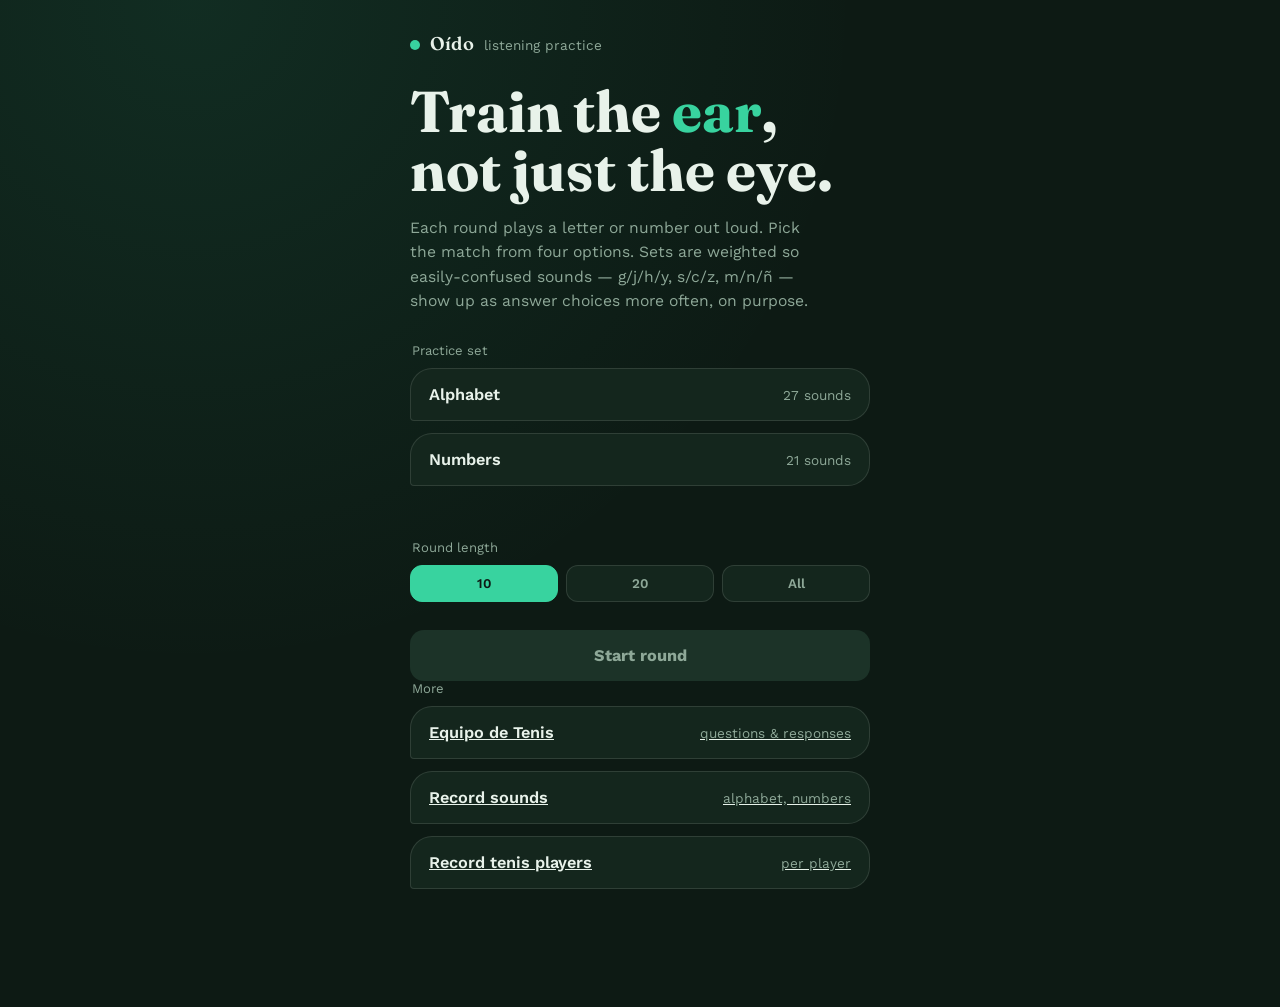
<file: spanish-listening-quiz-with-real-tennis/index.html>
<!DOCTYPE html>
<html lang="en">
<head>
<meta charset="UTF-8">
<meta name="viewport" content="width=device-width, initial-scale=1.0">
<title>Oído · Spanish Listening Practice</title>
<link rel="stylesheet" href="css/style.css">
</head>
<body>
<div class="app">

  <div class="brand">
    <span class="dot"></span>
    <h1>Oído</h1>
    <span class="tagline">listening practice</span>
  </div>

  <!-- HOME -->
  <section id="screen-home" class="screen active">
    <h2 class="hero-word">Train the <em>ear</em>, not just the eye.</h2>
    <p class="home-copy">
      Each round plays a letter or number out loud. Pick the match from four
      options. Sets are weighted so easily-confused sounds — g/j/h/y, s/c/z,
      m/n/ñ — show up as answer choices more often, on purpose.
    </p>

    <fieldset>
      <legend>Practice set</legend>
      <div class="module-list" id="module-list"></div>
    </fieldset>

    <fieldset>
      <legend>Round length</legend>
      <div class="count-choices" id="count-choices">
        <button data-count="10">10</button>
        <button data-count="20">20</button>
        <button data-count="0">All</button>
      </div>
    </fieldset>

    <button class="start-btn" id="start-btn" disabled>Start round</button>

    <fieldset class="more-tools">
      <legend>More</legend>
      <div class="module-list">
        <a class="module-row" href="tenis.html"><span class="m-name">Equipo de Tenis</span><span class="m-count">questions &amp; responses</span></a>
        <a class="module-row" href="record.html"><span class="m-name">Record sounds</span><span class="m-count">alphabet, numbers</span></a>
        <a class="module-row" href="tenis-record.html"><span class="m-name">Record tenis players</span><span class="m-count">per player</span></a>
      </div>
    </fieldset>
  </section>

  <!-- QUIZ -->
  <section id="screen-quiz" class="screen">
    <div class="quiz-top">
      <span id="quiz-progress-label">Question 1 of 10</span>
      <span id="quiz-score-label">Score 0</span>
    </div>
    <div class="progress-track"><div class="progress-fill" id="progress-fill"></div></div>

    <div class="dial">
      <button class="play-btn" id="play-btn" aria-label="Play sound">
        <svg viewBox="0 0 24 24"><path d="M8 5v14l11-7z"/></svg>
      </button>
      <p class="play-hint" id="play-hint">Tap to hear it again</p>
    </div>

    <div class="options-grid" id="options-grid"></div>

    <p class="feedback-row" id="feedback-row"></p>
    <button class="next-btn" id="next-btn">Next question</button>
  </section>

  <!-- RESULTS -->
  <section id="screen-results" class="screen">
    <div class="results-card">
      <p class="results-label">Round complete</p>
      <p class="results-score" id="results-score">0/0</p>
      <p class="results-label" id="results-sub"></p>
      <div class="miss-list" id="miss-list" style="display:none;">
        <h3>Worth another listen</h3>
        <div id="miss-rows"></div>
      </div>
    </div>
    <div class="results-actions">
      <button class="again-btn" id="again-btn">Practice again</button>
      <button class="home-btn" id="home-btn">Change set</button>
    </div>
  </section>

  <p class="hint-note" id="audio-mode-note"></p>
</div>

<script src="js/store.js"></script>
<script src="js/app.js"></script>
</body>
</html>
</file>
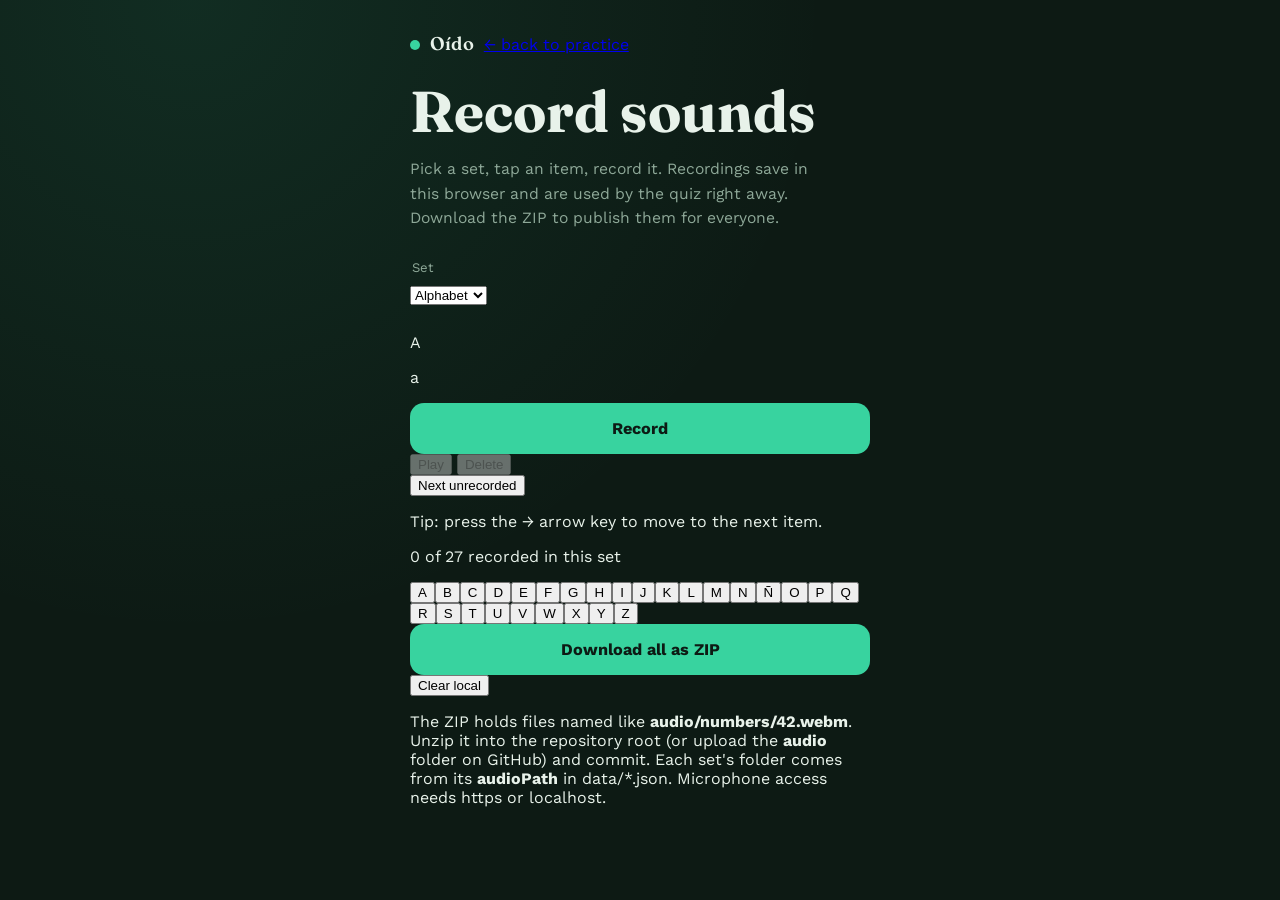
<file: spanish-listening-quiz-with-real-tennis/record.html>
<!DOCTYPE html>
<html lang="en">
<head>
<meta charset="UTF-8">
<meta name="viewport" content="width=device-width, initial-scale=1.0">
<title>Oído · Record sounds</title>
<link rel="stylesheet" href="css/style.css">
</head>
<body>
<div class="app">
<div class="brand">
<span class="dot"></span>
<h1>Oído</h1>
<a class="tagline" href="index.html">← back to practice</a>
</div>
<h2 class="hero-word small">Record sounds</h2>
<p class="home-copy">
Pick a set, tap an item, record it. Recordings save in this browser and
are used by the quiz right away. Download the ZIP to publish them for everyone.
</p>
<fieldset>
<legend>Set</legend>
<select id="set-select" class="set-select"></select>
</fieldset>
<div class="rec-panel">
<p class="rec-label" id="rec-label">–</p>
<p class="rec-spoken" id="rec-spoken"></p>
<div class="home-actions">
<button class="start-btn" id="rec-btn">Record</button>
<button class="study-btn" id="play-btn" disabled>Play</button>
<button class="study-btn" id="del-btn" disabled>Delete</button>
</div>
<button class="study-btn block" id="next-btn">Next unrecorded</button>
<p class="rec-progress">Tip: press the → arrow key to move to the next item.</p>
<p class="feedback-row" id="rec-status"></p>
</div>
<p class="rec-progress" id="rec-progress"></p>
<div class="listen-grid" id="item-grid"></div>
<div class="home-actions spaced-top">
<button class="start-btn" id="zip-btn">Download all as ZIP</button>
<button class="study-btn" id="clear-btn">Clear local</button>
</div>
<p class="hint-note">
The ZIP holds files named like <b>audio/numbers/42.webm</b>. Unzip it into
the repository root (or upload the <b>audio</b> folder on GitHub) and commit.
Each set's folder comes from its <b>audioPath</b> in data/*.json.
Microphone access needs https or localhost.
</p>
</div>
<script src="js/store.js"></script>
<script src="js/zip.js"></script>
<script src="js/recorder.js"></script>
</body>
</html>
</file>
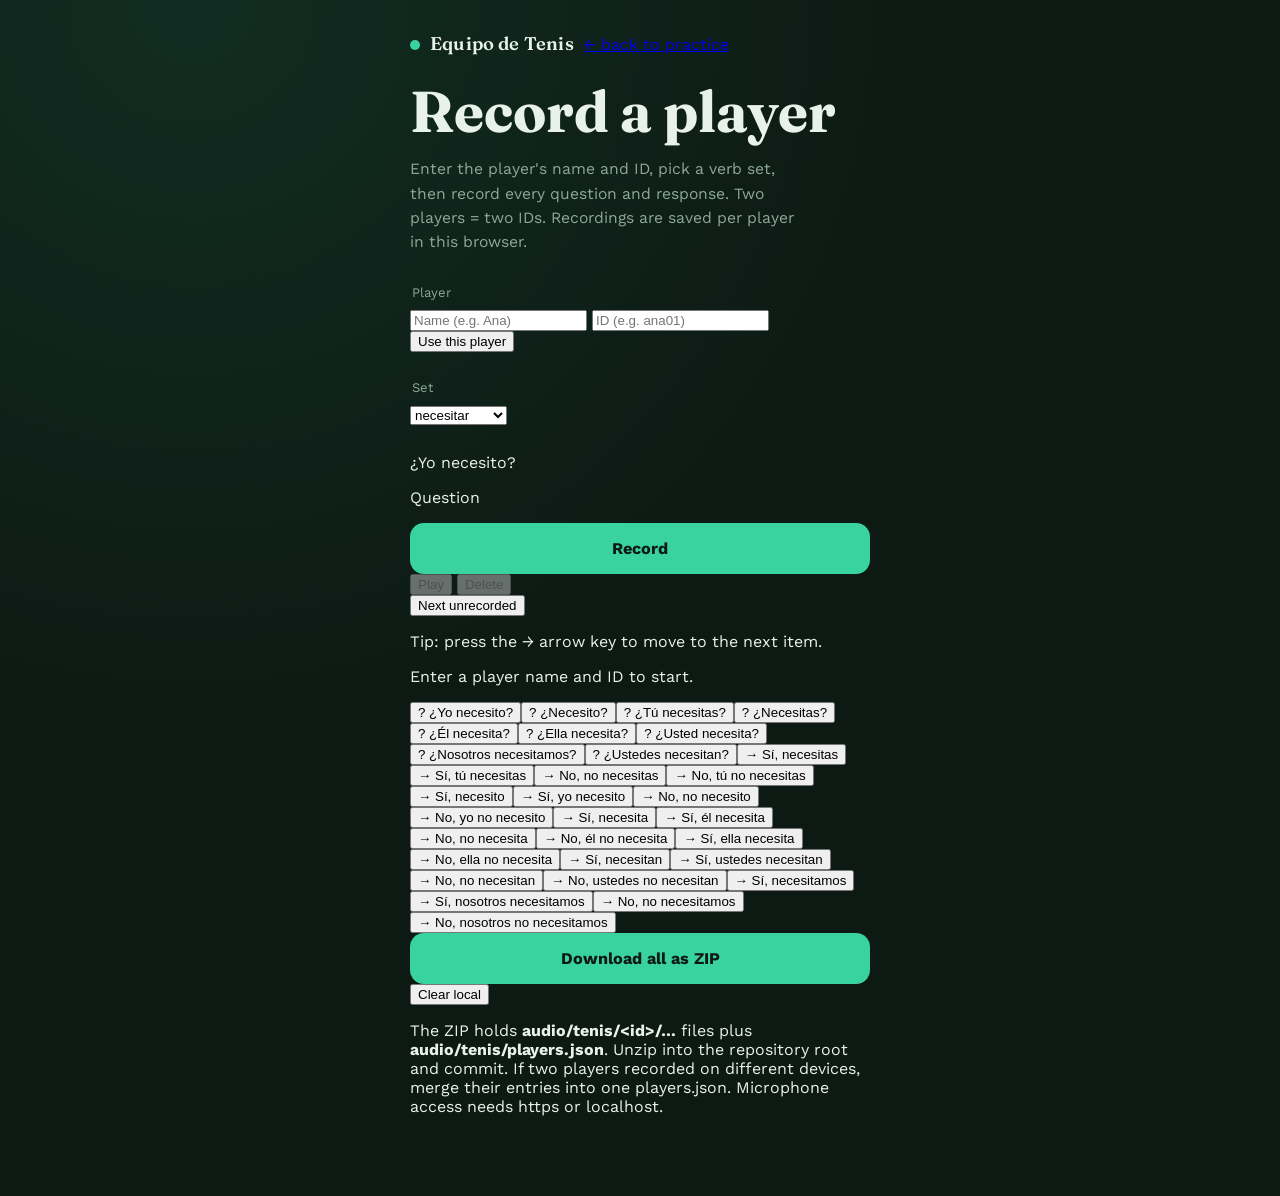
<file: spanish-listening-quiz-with-real-tennis/tenis-record.html>
<!DOCTYPE html>
<html lang="en">
<head>
<meta charset="UTF-8">
<meta name="viewport" content="width=device-width, initial-scale=1.0">
<title>Equipo de Tenis · Record</title>
<link rel="stylesheet" href="css/style.css">
</head>
<body>
<div class="app">
<div class="brand">
<span class="dot"></span>
<h1>Equipo de Tenis</h1>
<a class="tagline" href="index.html">← back to practice</a>
</div>
<h2 class="hero-word small">Record a player</h2>
<p class="home-copy">
Enter the player's name and ID, pick a verb set, then record every question and response.
Two players = two IDs. Recordings are saved per player in this browser.
</p>
<fieldset>
<legend>Player</legend>
<input id="p-name" class="set-select" placeholder="Name (e.g. Ana)">
<input id="p-id" class="set-select" placeholder="ID (e.g. ana01)" list="p-list">
<datalist id="p-list"></datalist>
<button class="study-btn" id="use-btn">Use this player</button>
</fieldset>
<fieldset>
<legend>Set</legend>
<select id="set-select" class="set-select"></select>
</fieldset>
<div class="rec-panel">
<p class="rec-label" id="rec-label">–</p>
<p class="rec-spoken" id="rec-spoken"></p>
<div class="home-actions">
<button class="start-btn" id="rec-btn">Record</button>
<button class="study-btn" id="play-btn" disabled>Play</button>
<button class="study-btn" id="del-btn" disabled>Delete</button>
</div>
<button class="study-btn block" id="next-btn">Next unrecorded</button>
<p class="rec-progress">Tip: press the → arrow key to move to the next item.</p>
<p class="feedback-row" id="rec-status"></p>
</div>
<p class="rec-progress" id="rec-progress"></p>
<div class="listen-grid tenis-grid" id="item-grid"></div>
<div class="home-actions spaced-top">
<button class="start-btn" id="zip-btn">Download all as ZIP</button>
<button class="study-btn" id="clear-btn">Clear local</button>
</div>
<p class="hint-note">
The ZIP holds <b>audio/tenis/&lt;id&gt;/…</b> files plus <b>audio/tenis/players.json</b>.
Unzip into the repository root and commit. If two players recorded on different devices,
merge their entries into one players.json. Microphone access needs https or localhost.
</p>
</div>
<script src="js/store.js"></script>
<script src="js/zip.js"></script>
<script src="js/tenis-common.js"></script>
<script src="js/tenis-record.js"></script>
</body>
</html>
</file>
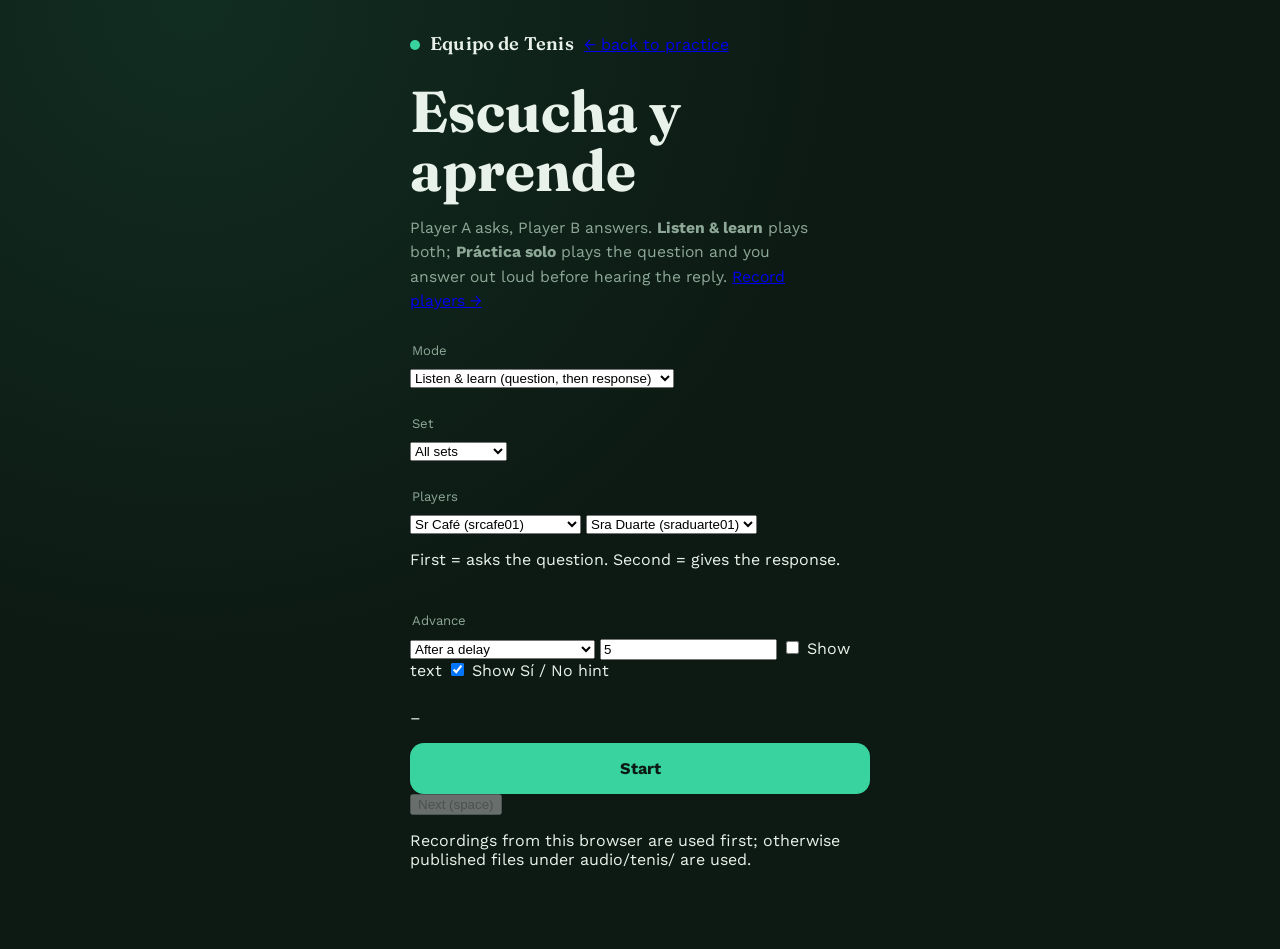
<file: spanish-listening-quiz-with-real-tennis/tenis.html>
<!DOCTYPE html>
<html lang="en">
<head>
<meta charset="UTF-8">
<meta name="viewport" content="width=device-width, initial-scale=1.0">
<title>Equipo de Tenis</title>
<link rel="stylesheet" href="css/style.css">
</head>
<body>
<div class="app">
<div class="brand">
<span class="dot"></span>
<h1>Equipo de Tenis</h1>
<a class="tagline" href="index.html">← back to practice</a>
</div>
<h2 class="hero-word small">Escucha y aprende</h2>
<p class="home-copy">
Player A asks, Player B answers. <b>Listen &amp; learn</b> plays both;
<b>Práctica solo</b> plays the question and you answer out loud before hearing the reply.
<a href="tenis-record.html">Record players →</a>
</p>
<fieldset>
<legend>Mode</legend>
<select id="mode" class="set-select">
<option value="listen">Listen &amp; learn (question, then response)</option>
<option value="solo">Práctica solo (question only, you answer)</option>
</select>
</fieldset>
<fieldset>
<legend>Set</legend>
<select id="set-select" class="set-select"></select>
</fieldset>
<fieldset>
<legend>Players</legend>
<select id="pq" class="set-select"></select>
<select id="pa" class="set-select"></select>
<p class="rec-progress">First = asks the question. Second = gives the response.</p>
</fieldset>
<fieldset>
<legend>Advance</legend>
<select id="adv" class="set-select">
<option value="delay">After a delay</option>
<option value="space">When I press the space bar</option>
</select>
<input id="delay" class="set-select" type="number" min="0.5" step="0.5" value="5" aria-label="Delay in seconds">
<label><input type="checkbox" id="show"> Show text</label>
<label><input type="checkbox" id="hint" checked> Show Sí / No hint</label>
</fieldset>
<div class="rec-panel">
<p class="rec-label" id="q-text">–</p>
<p class="rec-spoken" id="a-text"></p>
<div class="home-actions">
<button class="start-btn" id="go-btn">Start</button>
<button class="study-btn" id="next-btn" disabled>Next (space)</button>
</div>
<p class="feedback-row" id="msg"></p>
</div>
<p class="hint-note">Recordings from this browser are used first; otherwise published files under audio/tenis/ are used.</p>
</div>
<script src="js/store.js"></script>
<script src="js/tenis-common.js"></script>
<script src="js/tenis.js"></script>
</body>
</html>
</file>
<file: spanish-listening-quiz-with-real-tennis/css/style.css>
@import url('https://fonts.googleapis.com/css2?family=Fraunces:opsz,wght@9..144,400;9..144,600;9..144,700&family=Work+Sans:wght@400;500;600;700&display=swap');

:root {
  --ink: #0d1a14;              /* Deep dark forest green base */
  --surface: #14261d;          /* Dark green card background */
  --surface-raised: #1c3328;   /* Slightly lighter green background */
  --paper: #e8f2ea;            /* Soft off-white with hint of mint */
  --muted: #8ea898;            /* Muted sage gray-green */
  --amber: #38d39f;            /* Vibrant mint/emerald primary highlight */
  --amber-dim: #1f684e;        /* Darker emerald border accent */
  --teal: #4fd1c5;             /* Teal/Cyan accent */
  --red: #e8654f;              /* Red feedback */
  --border: rgba(232, 242, 234, 0.12);
  --radius-card: 22px 22px 22px 4px;
}

* { box-sizing: border-box; }

html { -webkit-text-size-adjust: 100%; }

body {
  margin: 0;
  min-height: 100vh;
  background:
    radial-gradient(circle at 15% 0%, rgba(56, 211, 159, 0.1), transparent 45%),
    var(--ink);
  color: var(--paper);
  font-family: 'Work Sans', system-ui, sans-serif;
  display: flex;
  justify-content: center;
  padding: 32px 18px 64px;
}

.app {
  width: 100%;
  max-width: 460px;
}

.brand {
  display: flex;
  align-items: baseline;
  gap: 10px;
  margin-bottom: 28px;
}

.brand .dot {
  width: 10px;
  height: 10px;
  border-radius: 50%;
  background: var(--amber);
  flex: none;
}

.brand h1 {
  font-family: 'Fraunces', serif;
  font-weight: 600;
  font-size: 1.15rem;
  margin: 0;
  letter-spacing: 0.01em;
  color: var(--paper);
}

.brand span.tagline {
  color: var(--muted);
  font-size: 0.85rem;
}

/* ---------- screens ---------- */
.screen { display: none; }
.screen.active { display: block; }

/* ---------- home screen ---------- */
.hero-word {
  font-family: 'Fraunces', serif;
  font-weight: 700;
  font-size: clamp(2.6rem, 11vw, 3.6rem);
  line-height: 1.02;
  margin: 4px 0 10px;
  color: var(--paper);
}

.hero-word em {
  font-style: normal;
  color: var(--amber);
}

.home-copy {
  color: var(--muted);
  font-size: 0.98rem;
  line-height: 1.55;
  max-width: 40ch;
  margin-bottom: 30px;
}

.module-list {
  display: flex;
  flex-direction: column;
  gap: 12px;
  margin-bottom: 26px;
}

.module-row {
  display: flex;
  align-items: center;
  justify-content: space-between;
  gap: 14px;
  padding: 16px 18px;
  background: var(--surface);
  border: 1px solid var(--border);
  border-radius: var(--radius-card);
  cursor: pointer;
  text-align: left;
  color: var(--paper);
  font-family: 'Work Sans', sans-serif;
  transition: border-color 0.15s ease, transform 0.1s ease;
}

.module-row:hover { border-color: var(--amber-dim); }
.module-row:active { transform: scale(0.99); }

.module-row.selected {
  border-color: var(--amber);
  background: var(--surface-raised);
}

.module-row .m-name {
  font-weight: 600;
  font-size: 1.02rem;
}

.module-row .m-count {
  color: var(--muted);
  font-size: 0.85rem;
}

fieldset {
  border: none;
  padding: 0;
  margin: 0 0 28px;
}

legend {
  color: var(--muted);
  font-size: 0.82rem;
  margin-bottom: 10px;
  text-transform: none;
}

.count-choices {
  display: flex;
  gap: 8px;
}

.count-choices button {
  flex: 1;
  padding: 10px 0;
  background: var(--surface);
  border: 1px solid var(--border);
  border-radius: 12px;
  color: var(--muted);
  font-family: 'Work Sans', sans-serif;
  font-weight: 600;
  cursor: pointer;
}

.count-choices button.selected {
  color: var(--ink);
  background: var(--amber);
  border-color: var(--amber);
}

.start-btn {
  width: 100%;
  padding: 16px;
  background: var(--amber);
  color: var(--ink);
  border: none;
  border-radius: 14px;
  font-family: 'Work Sans', sans-serif;
  font-weight: 700;
  font-size: 1.02rem;
  cursor: pointer;
}

.start-btn:disabled {
  background: var(--surface-raised);
  color: var(--muted);
  cursor: not-allowed;
}

/* ---------- quiz screen ---------- */
.quiz-top {
  display: flex;
  justify-content: space-between;
  align-items: center;
  color: var(--muted);
  font-size: 0.85rem;
  margin-bottom: 14px;
}

.progress-track {
  height: 4px;
  background: var(--surface);
  border-radius: 2px;
  overflow: hidden;
  margin-bottom: 30px;
}

.progress-fill {
  height: 100%;
  background: var(--amber);
  width: 0%;
  transition: width 0.25s ease;
}

.dial {
  display: flex;
  flex-direction: column;
  align-items: center;
  padding: 40px 20px 34px;
  background: var(--surface);
  border: 1px solid var(--border);
  border-radius: var(--radius-card);
  margin-bottom: 22px;
}

.play-btn {
  width: 92px;
  height: 92px;
  border-radius: 50%;
  border: 2px solid var(--amber);
  background: transparent;
  color: var(--amber);
  cursor: pointer;
  display: flex;
  align-items: center;
  justify-content: center;
  transition: background 0.15s ease;
}

.play-btn:active { background: rgba(56, 211, 159, 0.12); }

.play-btn svg { width: 34px; height: 34px; fill: currentColor; }

.play-hint {
  margin-top: 16px;
  color: var(--muted);
  font-size: 0.85rem;
}

.options-grid {
  display: grid;
  grid-template-columns: 1fr 1fr;
  gap: 12px;
}

.option-btn {
  padding: 22px 8px;
</file>
